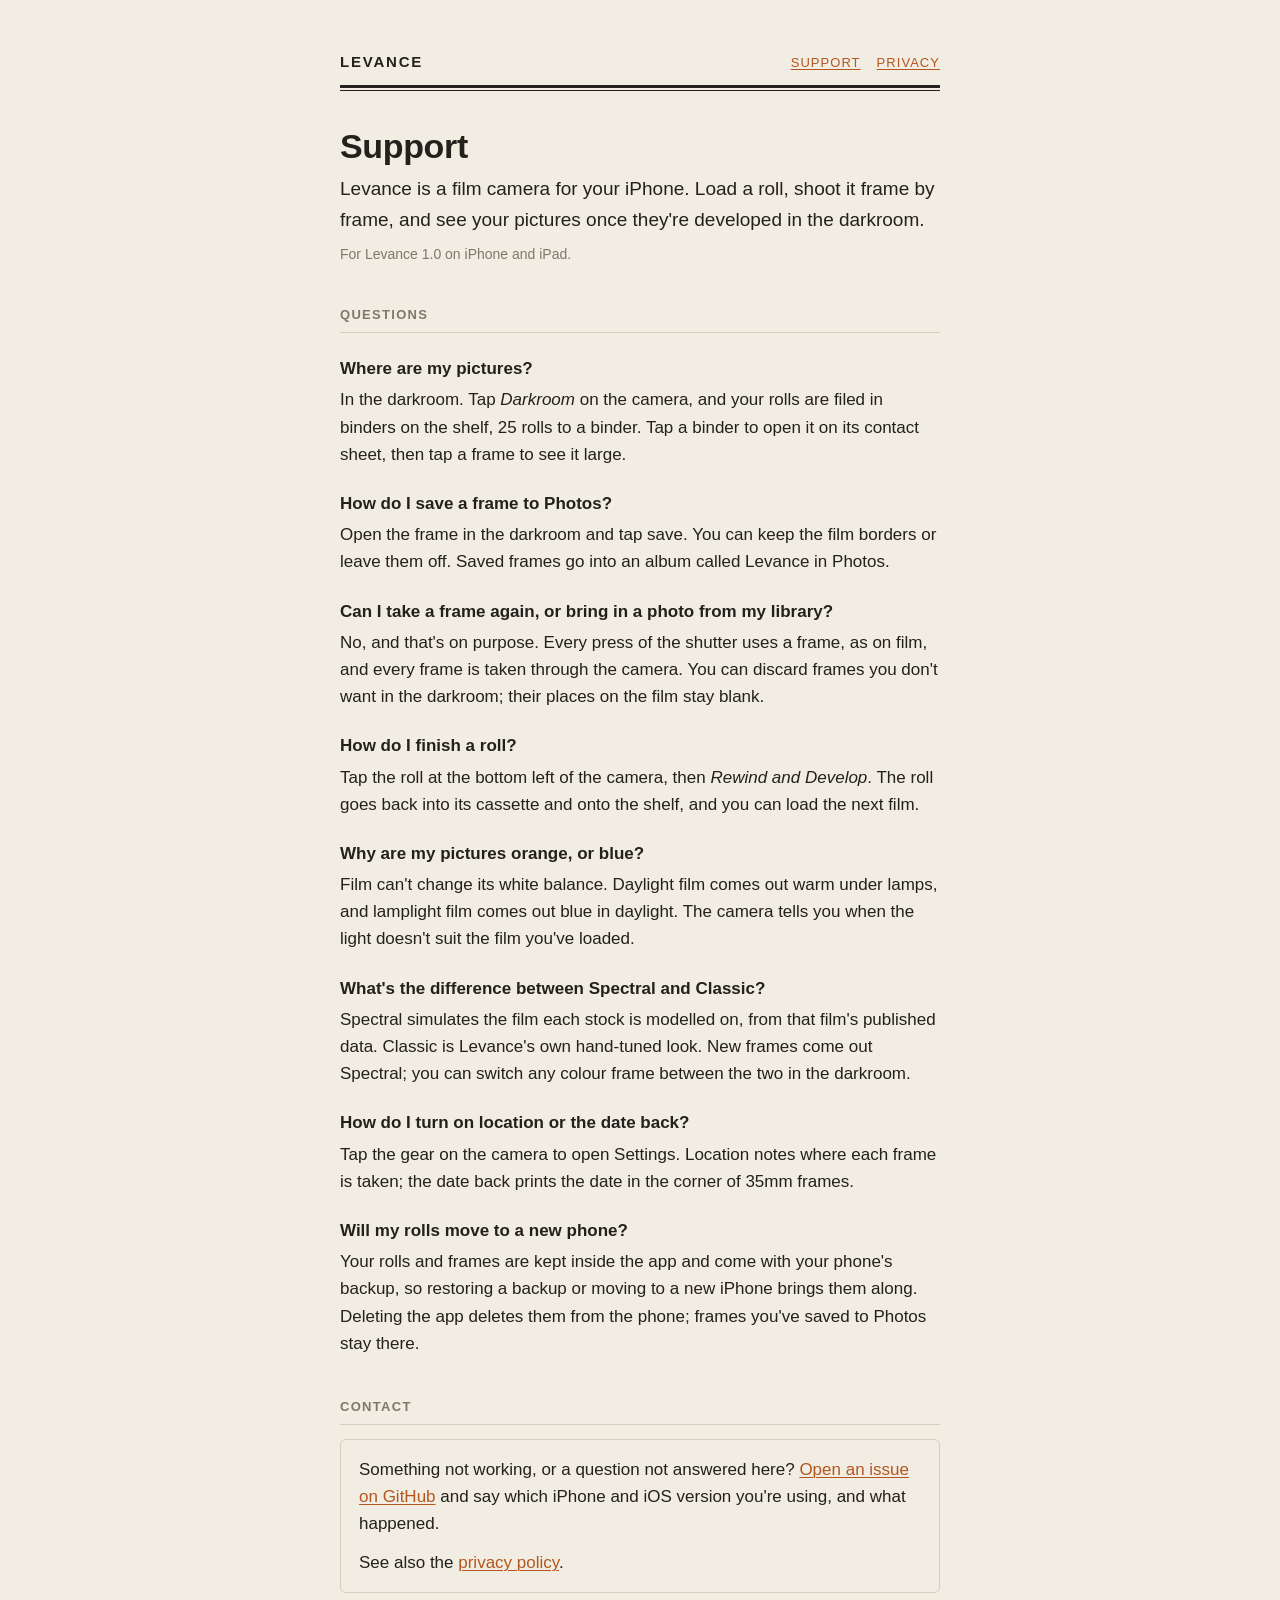
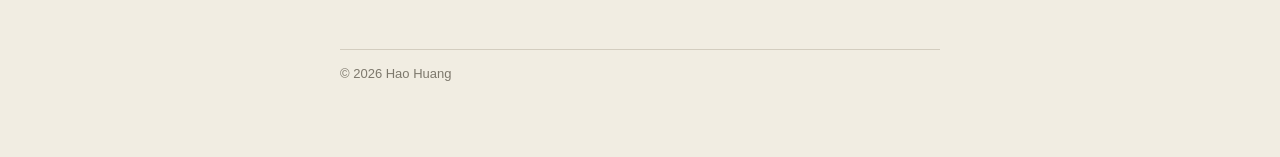
<file: index.html>
<!doctype html>
<html lang="en">
<head>
<meta charset="utf-8">
<meta name="viewport" content="width=device-width, initial-scale=1">
<title>Levance Support</title>
<meta name="description" content="Help with Levance, a film camera for iPhone.">
<link rel="stylesheet" href="style.css">
</head>
<body>
<main>
<header><span class="mark">LEVANCE</span><nav><a href="./">Support</a><a href="privacy/">Privacy</a></nav></header>
<div class="rule"></div>

<h1>Support</h1>
<p class="lede">Levance is a film camera for your iPhone. Load a roll, shoot it frame by frame, and see your pictures once they're developed in the darkroom.</p>
<p class="meta">For Levance 1.0 on iPhone and iPad.</p>

<h2>Questions</h2>

<h3>Where are my pictures?</h3>
<p>In the darkroom. Tap <em>Darkroom</em> on the camera, and your rolls are filed in binders on the shelf, 25 rolls to a binder. Tap a binder to open it on its contact sheet, then tap a frame to see it large.</p>

<h3>How do I save a frame to Photos?</h3>
<p>Open the frame in the darkroom and tap save. You can keep the film borders or leave them off. Saved frames go into an album called Levance in Photos.</p>

<h3>Can I take a frame again, or bring in a photo from my library?</h3>
<p>No, and that's on purpose. Every press of the shutter uses a frame, as on film, and every frame is taken through the camera. You can discard frames you don't want in the darkroom; their places on the film stay blank.</p>

<h3>How do I finish a roll?</h3>
<p>Tap the roll at the bottom left of the camera, then <em>Rewind and Develop</em>. The roll goes back into its cassette and onto the shelf, and you can load the next film.</p>

<h3>Why are my pictures orange, or blue?</h3>
<p>Film can't change its white balance. Daylight film comes out warm under lamps, and lamplight film comes out blue in daylight. The camera tells you when the light doesn't suit the film you've loaded.</p>

<h3>What's the difference between Spectral and Classic?</h3>
<p>Spectral simulates the film each stock is modelled on, from that film's published data. Classic is Levance's own hand-tuned look. New frames come out Spectral; you can switch any colour frame between the two in the darkroom.</p>

<h3>How do I turn on location or the date back?</h3>
<p>Tap the gear on the camera to open Settings. Location notes where each frame is taken; the date back prints the date in the corner of 35mm frames.</p>

<h3>Will my rolls move to a new phone?</h3>
<p>Your rolls and frames are kept inside the app and come with your phone's backup, so restoring a backup or moving to a new iPhone brings them along. Deleting the app deletes them from the phone; frames you've saved to Photos stay there.</p>

<h2>Contact</h2>
<div class="contact">
<p>Something not working, or a question not answered here? <a href="https://github.com/relaxer12/levance/issues/new">Open an issue on GitHub</a> and say which iPhone and iOS version you're using, and what happened.</p>
<p style="margin:0">See also the <a href="privacy/">privacy policy</a>.</p>
</div>

<footer>© 2026 Hao Huang</footer>
</main>
</body>
</html>
</file>
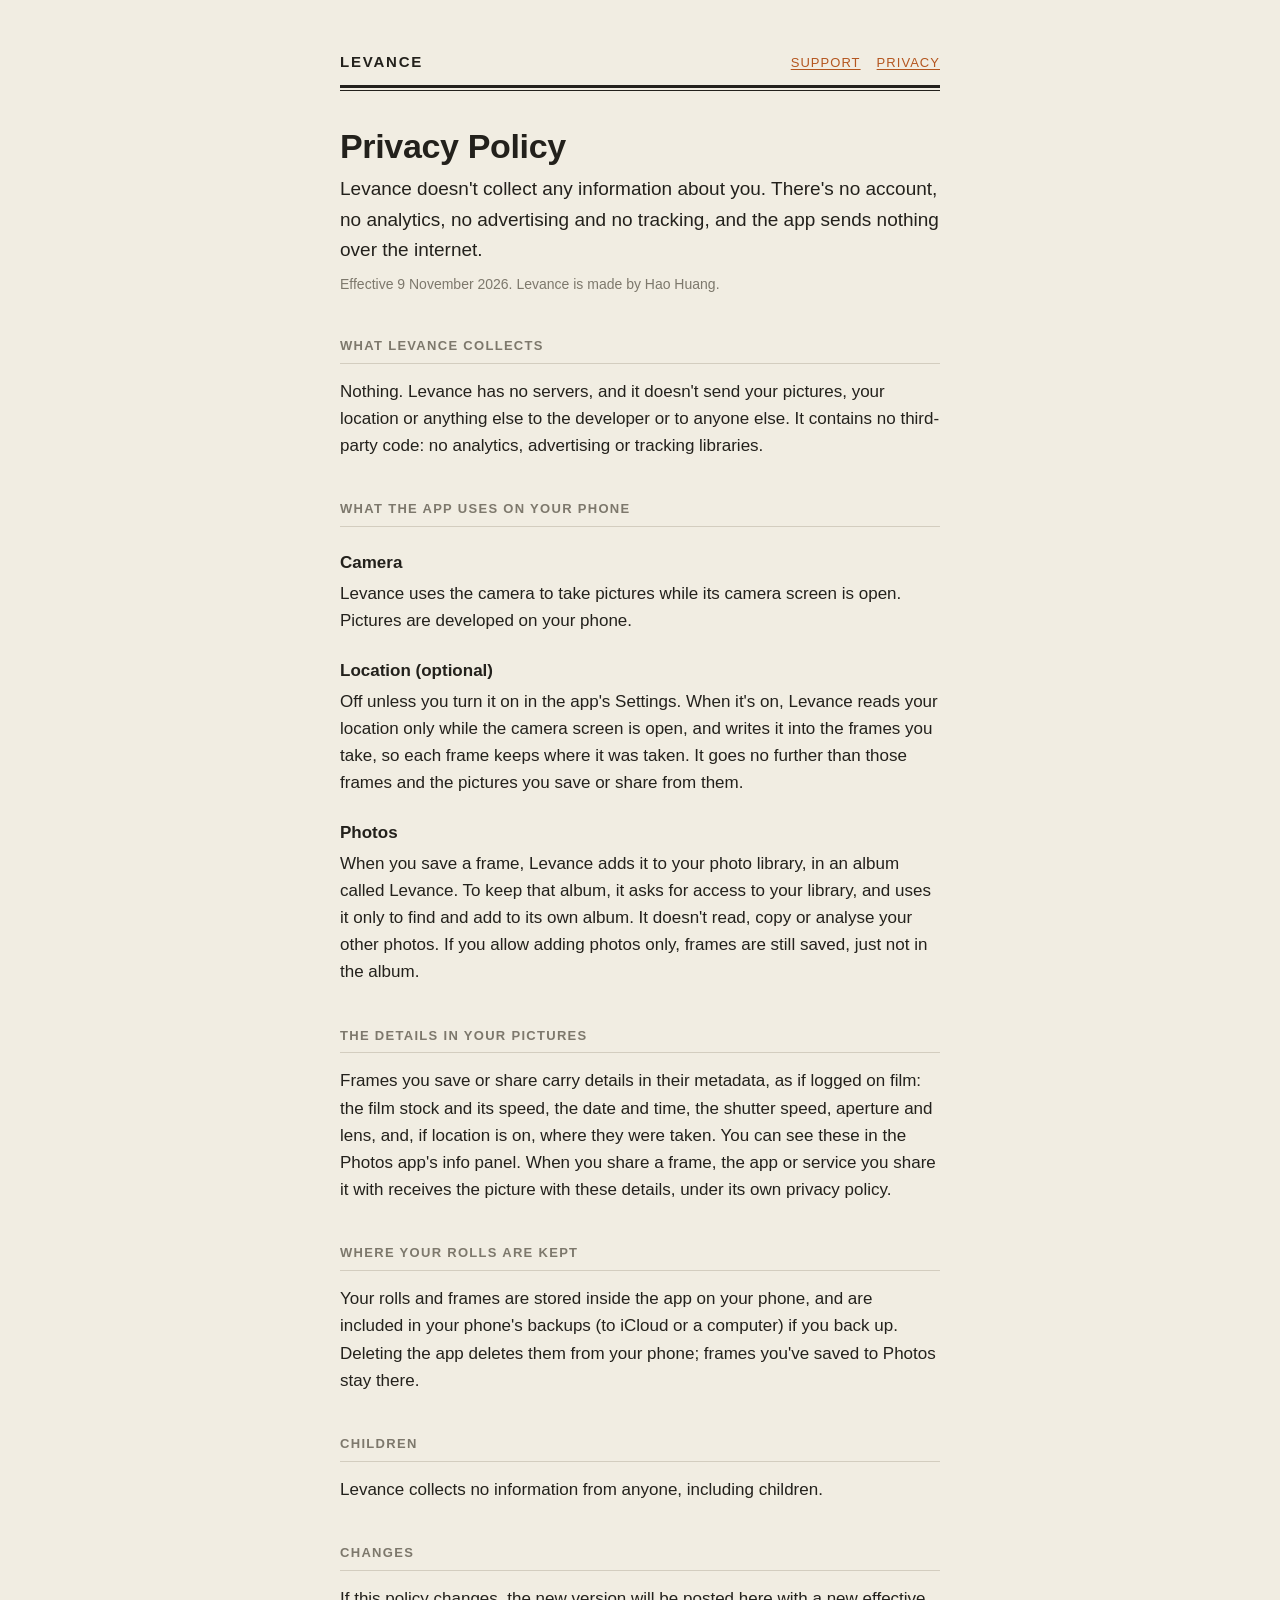
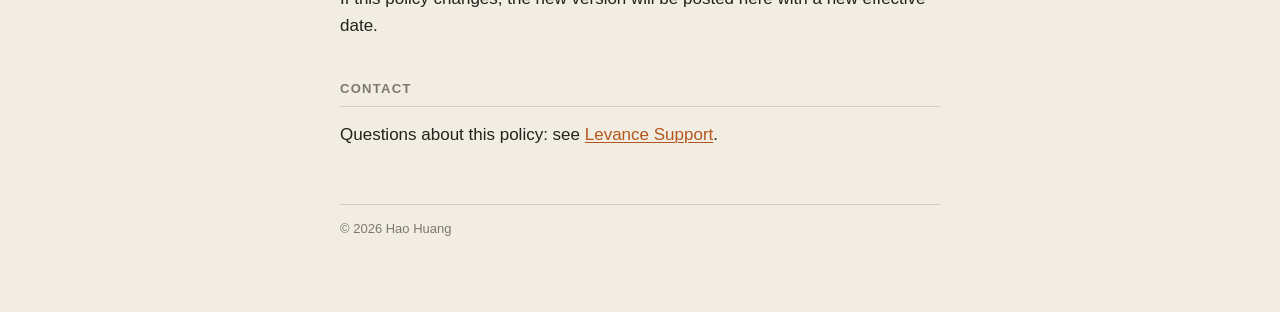
<file: privacy/index.html>
<!doctype html>
<html lang="en">
<head>
<meta charset="utf-8">
<meta name="viewport" content="width=device-width, initial-scale=1">
<title>Levance Privacy Policy</title>
<meta name="description" content="How Levance, a film camera for iPhone, handles your information: it collects none.">
<link rel="stylesheet" href="../style.css">
</head>
<body>
<main>
<header><span class="mark">LEVANCE</span><nav><a href="../">Support</a><a href="./">Privacy</a></nav></header>
<div class="rule"></div>

<h1>Privacy Policy</h1>
<p class="lede">Levance doesn't collect any information about you. There's no account, no analytics, no advertising and no tracking, and the app sends nothing over the internet.</p>
<p class="meta">Effective 9 November 2026. Levance is made by Hao Huang.</p>

<h2>What Levance collects</h2>
<p>Nothing. Levance has no servers, and it doesn't send your pictures, your location or anything else to the developer or to anyone else. It contains no third-party code: no analytics, advertising or tracking libraries.</p>

<h2>What the app uses on your phone</h2>

<h3>Camera</h3>
<p>Levance uses the camera to take pictures while its camera screen is open. Pictures are developed on your phone.</p>

<h3>Location (optional)</h3>
<p>Off unless you turn it on in the app's Settings. When it's on, Levance reads your location only while the camera screen is open, and writes it into the frames you take, so each frame keeps where it was taken. It goes no further than those frames and the pictures you save or share from them.</p>

<h3>Photos</h3>
<p>When you save a frame, Levance adds it to your photo library, in an album called Levance. To keep that album, it asks for access to your library, and uses it only to find and add to its own album. It doesn't read, copy or analyse your other photos. If you allow adding photos only, frames are still saved, just not in the album.</p>

<h2>The details in your pictures</h2>
<p>Frames you save or share carry details in their metadata, as if logged on film: the film stock and its speed, the date and time, the shutter speed, aperture and lens, and, if location is on, where they were taken. You can see these in the Photos app's info panel. When you share a frame, the app or service you share it with receives the picture with these details, under its own privacy policy.</p>

<h2>Where your rolls are kept</h2>
<p>Your rolls and frames are stored inside the app on your phone, and are included in your phone's backups (to iCloud or a computer) if you back up. Deleting the app deletes them from your phone; frames you've saved to Photos stay there.</p>

<h2>Children</h2>
<p>Levance collects no information from anyone, including children.</p>

<h2>Changes</h2>
<p>If this policy changes, the new version will be posted here with a new effective date.</p>

<h2>Contact</h2>
<p>Questions about this policy: see <a href="../">Levance Support</a>.</p>

<footer>© 2026 Hao Huang</footer>
</main>
</body>
</html>
</file>
<file: style.css>
:root {
  --paper: #f1ede2; --ink: #23211c; --faint: #7d786c; --rim: #d3cdbf; --accent: #b4561f;
  color-scheme: light dark;
}
@media (prefers-color-scheme: dark) {
  :root { --paper: #0b0b0a; --ink: #e9e7e2; --faint: #8b8881; --rim: #2a2925; --accent: #f08a3c; }
}
* { box-sizing: border-box; }
body {
  margin: 0; background: var(--paper); color: var(--ink);
  font: 17px/1.6 -apple-system, BlinkMacSystemFont, "Helvetica Neue", Helvetica, Arial, sans-serif;
  -webkit-text-size-adjust: 100%;
}
main { max-width: 640px; margin: 0 auto; padding: 48px 20px 72px; }
.mark { font-weight: 800; font-stretch: condensed; letter-spacing: 0.12em; font-size: 15px; }
header { border-bottom: 3px solid var(--ink); padding-bottom: 10px; margin-bottom: 2px; display: flex; justify-content: space-between; align-items: baseline; }
header + .rule { border-top: 1px solid var(--ink); margin-bottom: 36px; }
header nav a { font-size: 13px; letter-spacing: 0.08em; text-transform: uppercase; margin-left: 16px; }
h1 { font-size: 34px; line-height: 1.15; margin: 0 0 8px; letter-spacing: -0.01em; }
.lede { font-size: 19px; margin: 0 0 8px; }
.meta { color: var(--faint); font-size: 14px; margin: 0 0 36px; }
h2 { font-size: 13px; letter-spacing: 0.1em; text-transform: uppercase; color: var(--faint); font-weight: 600;
     border-bottom: 1px solid var(--rim); padding-bottom: 6px; margin: 40px 0 14px; }
h3 { font-size: 17px; margin: 22px 0 4px; }
p, li { margin: 0 0 12px; }
ul { padding-left: 20px; }
a { color: var(--accent); text-decoration-thickness: 1px; text-underline-offset: 2px; }
.contact { border: 1px solid var(--rim); border-radius: 6px; padding: 16px 18px; margin-top: 8px; }
footer { margin-top: 56px; color: var(--faint); font-size: 13px; border-top: 1px solid var(--rim); padding-top: 14px; }
</file>
